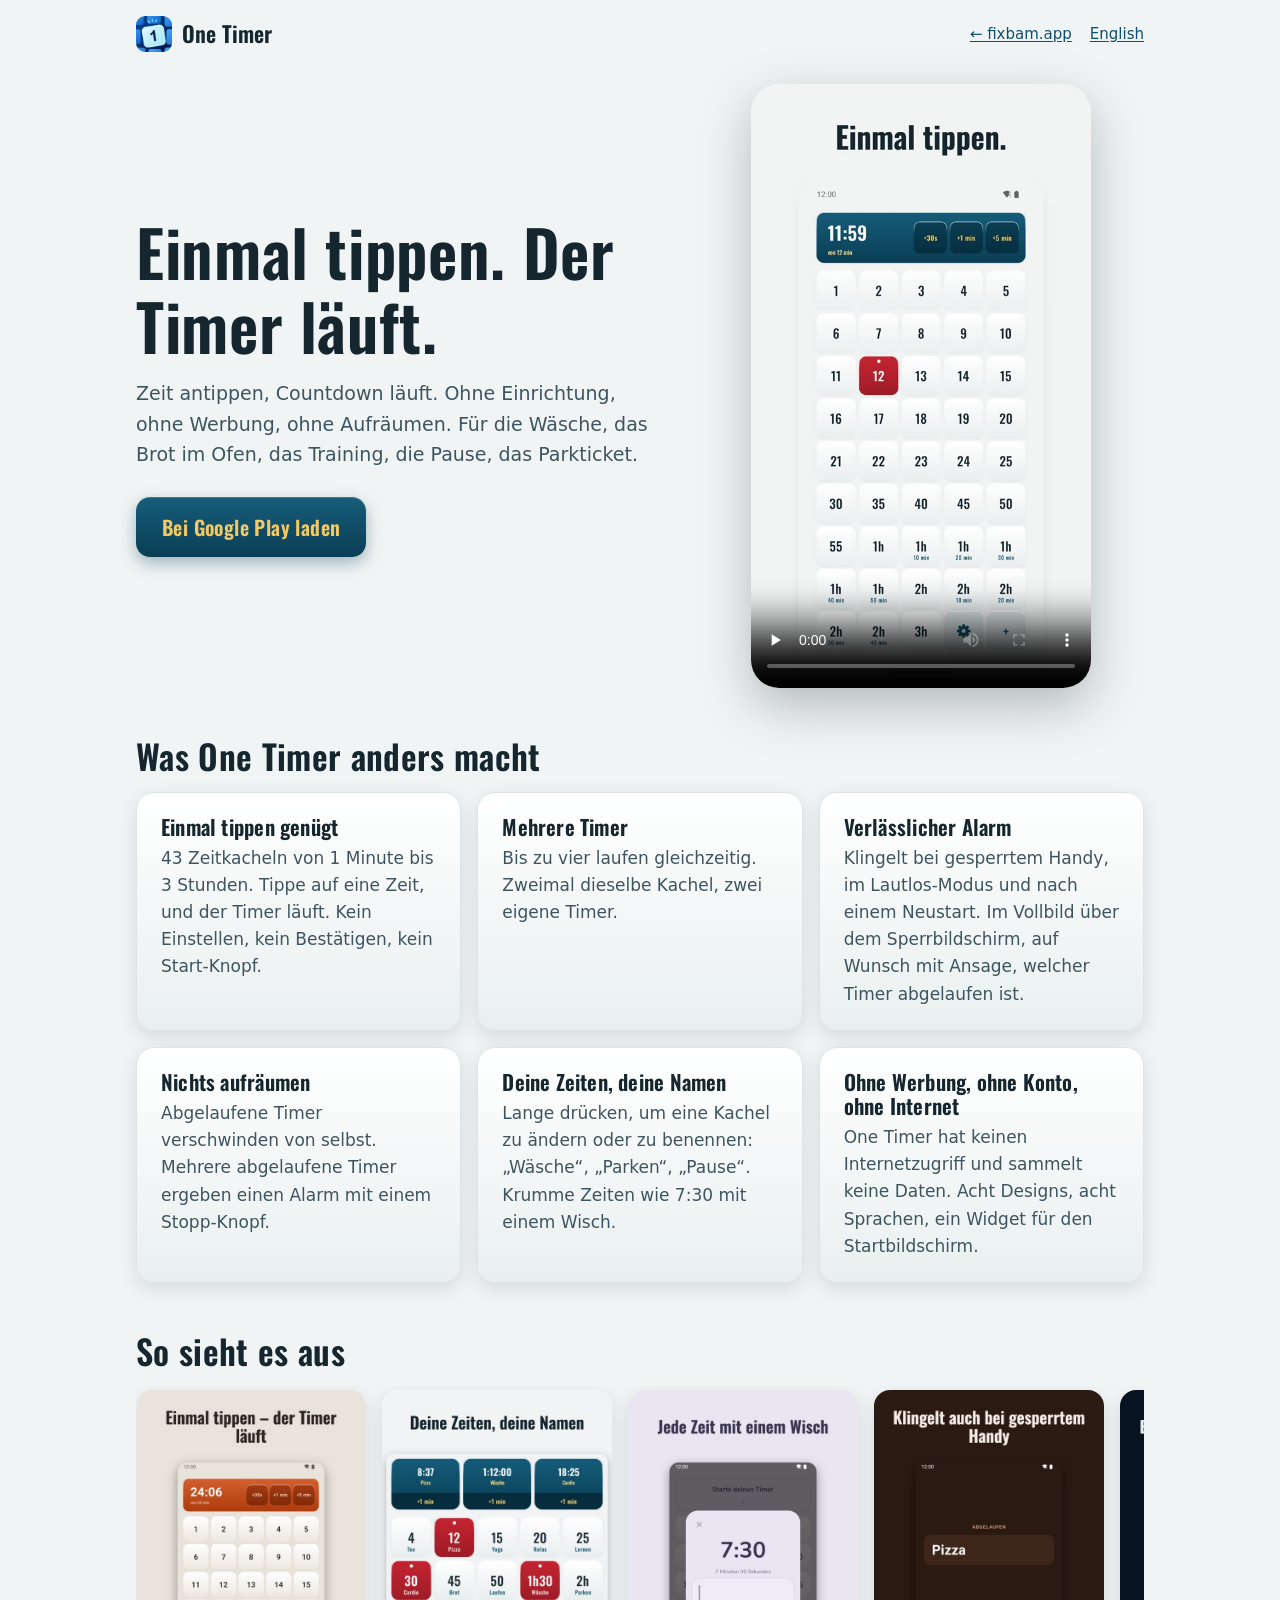
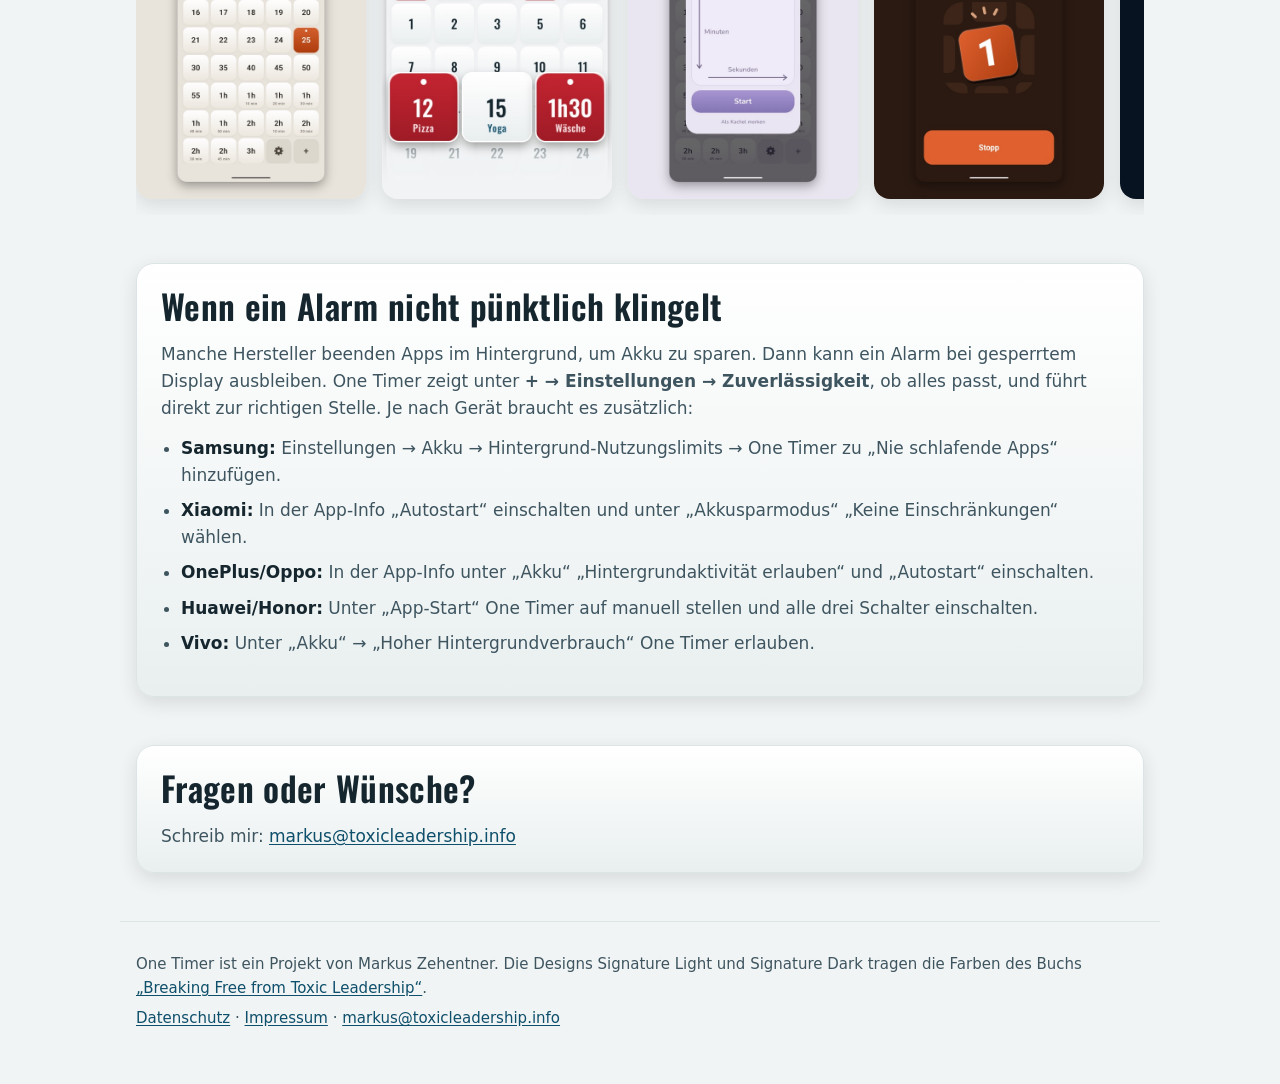
<file: index.html>
<!doctype html>
<html lang="de">
<head>
<meta charset="utf-8">
<meta name="viewport" content="width=device-width, initial-scale=1">
<title>One Timer – Einmal tippen, der Timer läuft</title>
<meta name="description" content="Timer-App für Android: Zeit antippen, der Countdown läuft. Bis zu vier Timer, verlässlicher Alarm, ohne Werbung, ohne Konto.">
<meta name="theme-color" content="#F1F4F4" media="(prefers-color-scheme: light)">
<meta name="theme-color" content="#15262E" media="(prefers-color-scheme: dark)">
<meta property="og:title" content="One Timer – Einmal tippen, der Timer läuft">
<meta property="og:description" content="Timer-App für Android: Zeit antippen, der Countdown läuft. Bis zu vier Timer, verlässlicher Alarm, ohne Werbung, ohne Konto.">
<meta property="og:image" content="https://fixbam.app/one-timer-app/assets/icon-512.png">
<link rel="icon" type="image/png" href="assets/favicon.png">
<link rel="apple-touch-icon" href="assets/icon-192.png">
<link rel="stylesheet" href="assets/style.css?v=2">
<link rel="alternate" hreflang="de" href="https://fixbam.app/one-timer-app/">
<link rel="alternate" hreflang="en" href="https://fixbam.app/one-timer-app/en/">
</head>
<body>
<a class="skip" href="#inhalt">Zum Inhalt</a>
<header class="top">
  <a class="brand" href="./"><img src="assets/icon-192.png" alt="" width="36" height="36"><span>One Timer</span></a>
  <nav class="links">
    <a class="back" href="https://fixbam.app/">← fixbam.app</a>
    <a class="lang" href="en/" hreflang="en">English</a>
  </nav>
</header>
<main id="inhalt">
<section class="hero">
  <div class="hero-text">
    <h1>Einmal tippen. Der Timer läuft.</h1>
    <p class="lead">Zeit antippen, Countdown läuft. Ohne Einrichtung, ohne Werbung, ohne Aufräumen. Für die Wäsche, das Brot im Ofen, das Training, die Pause, das Parkticket.</p>
    <a class="play" href="https://play.google.com/store/apps/details?id=info.zehentner.oneclicktimer">Bei Google Play laden</a>
  </div>
  <div class="phone">
    <video src="assets/one-timer-de.mp4" poster="assets/poster-de.jpg" controls playsinline preload="none" aria-label="Video: One Timer in 30 Sekunden" width="540" height="960"></video>
  </div>
</section>

<section>
  <h2>Was One Timer anders macht</h2>
  <div class="grid">
    <div class="card"><h3>Einmal tippen genügt</h3><p>43 Zeitkacheln von 1 Minute bis 3 Stunden. Tippe auf eine Zeit, und der Timer läuft. Kein Einstellen, kein Bestätigen, kein Start-Knopf.</p></div>
    <div class="card"><h3>Mehrere Timer</h3><p>Bis zu vier laufen gleichzeitig. Zweimal dieselbe Kachel, zwei eigene Timer.</p></div>
    <div class="card"><h3>Verlässlicher Alarm</h3><p>Klingelt bei gesperrtem Handy, im Lautlos-Modus und nach einem Neustart. Im Vollbild über dem Sperrbildschirm, auf Wunsch mit Ansage, welcher Timer abgelaufen ist.</p></div>
    <div class="card"><h3>Nichts aufräumen</h3><p>Abgelaufene Timer verschwinden von selbst. Mehrere abgelaufene Timer ergeben einen Alarm mit einem Stopp-Knopf.</p></div>
    <div class="card"><h3>Deine Zeiten, deine Namen</h3><p>Lange drücken, um eine Kachel zu ändern oder zu benennen: „Wäsche“, „Parken“, „Pause“. Krumme Zeiten wie 7:30 mit einem Wisch.</p></div>
    <div class="card"><h3>Ohne Werbung, ohne Konto, ohne Internet</h3><p>One Timer hat keinen Internetzugriff und sammelt keine Daten. Acht Designs, acht Sprachen, ein Widget für den Startbildschirm.</p></div>
  </div>
</section>

<section>
  <h2>So sieht es aus</h2>
  <div class="shots" tabindex="0">
    <img src="assets/shots/de-1.jpg" alt="Raster mit 43 Zeitkacheln, oben ein laufender Timer" width="540" height="960" loading="lazy">
    <img src="assets/shots/de-2.jpg" alt="Kacheln mit eigenen Namen wie Pizza, Yoga, Wäsche" width="540" height="960" loading="lazy">
    <img src="assets/shots/de-3.jpg" alt="Eigene Zeit 7:30 per Wischbewegung" width="540" height="960" loading="lazy">
    <img src="assets/shots/de-4.jpg" alt="Alarm im Vollbild über dem Sperrbildschirm" width="540" height="960" loading="lazy">
    <img src="assets/shots/de-5.jpg" alt="Vier Timer gleichzeitig" width="540" height="960" loading="lazy">
    <img src="assets/shots/de-6.jpg" alt="Auswahl der acht Designs" width="540" height="960" loading="lazy">
    <img src="assets/shots/de-7.jpg" alt="Einstellungen zur Zuverlässigkeit, alles grün" width="540" height="960" loading="lazy">
  </div>
</section>

<section id="zuverlaessigkeit" class="card wide">
  <h2>Wenn ein Alarm nicht pünktlich klingelt</h2>
  <p>Manche Hersteller beenden Apps im Hintergrund, um Akku zu sparen. Dann kann ein Alarm bei gesperrtem Display ausbleiben. One Timer zeigt unter <b>+ → Einstellungen → Zuverlässigkeit</b>, ob alles passt, und führt direkt zur richtigen Stelle. Je nach Gerät braucht es zusätzlich:</p>
  <ul>
    <li><b>Samsung:</b> Einstellungen → Akku → Hintergrund-Nutzungslimits → One Timer zu „Nie schlafende Apps“ hinzufügen.</li>
    <li><b>Xiaomi:</b> In der App-Info „Autostart“ einschalten und unter „Akkusparmodus“ „Keine Einschränkungen“ wählen.</li>
    <li><b>OnePlus/Oppo:</b> In der App-Info unter „Akku“ „Hintergrundaktivität erlauben“ und „Autostart“ einschalten.</li>
    <li><b>Huawei/Honor:</b> Unter „App-Start“ One Timer auf manuell stellen und alle drei Schalter einschalten.</li>
    <li><b>Vivo:</b> Unter „Akku“ → „Hoher Hintergrundverbrauch“ One Timer erlauben.</li>
  </ul>
</section>

<section class="card wide">
  <h2>Fragen oder Wünsche?</h2>
  <p>Schreib mir: <a href="mailto:markus@toxicleadership.info">markus@toxicleadership.info</a></p>
</section>
</main>
<footer class="foot">
  <p>One Timer ist ein Projekt von Markus Zehentner. Die Designs Signature Light und Signature Dark tragen die Farben des Buchs <a href="https://www.toxicleadership.info">„Breaking Free from Toxic Leadership“</a>.</p>
  <p><a href="datenschutz.html">Datenschutz</a> · <a href="impressum.html">Impressum</a> · <a href="mailto:markus@toxicleadership.info">markus@toxicleadership.info</a></p>
</footer>
</body>
</html>
</file>
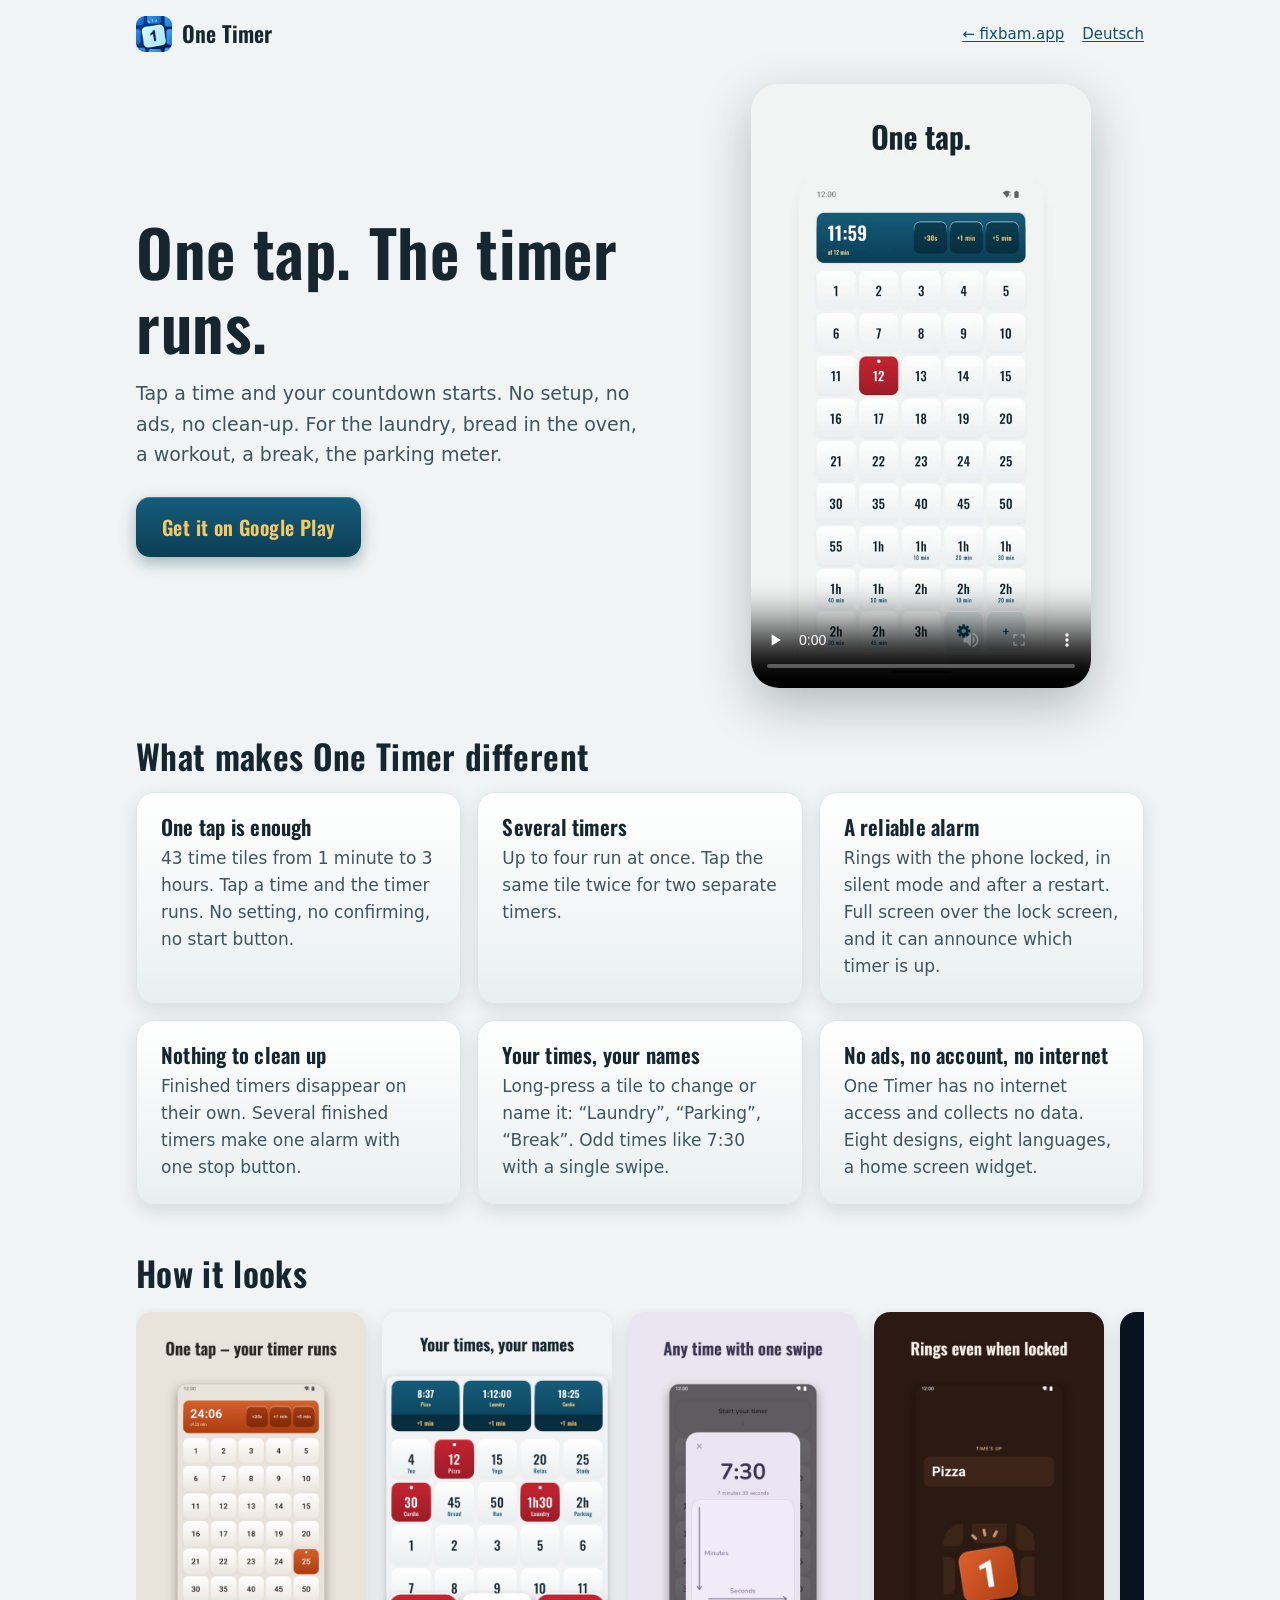
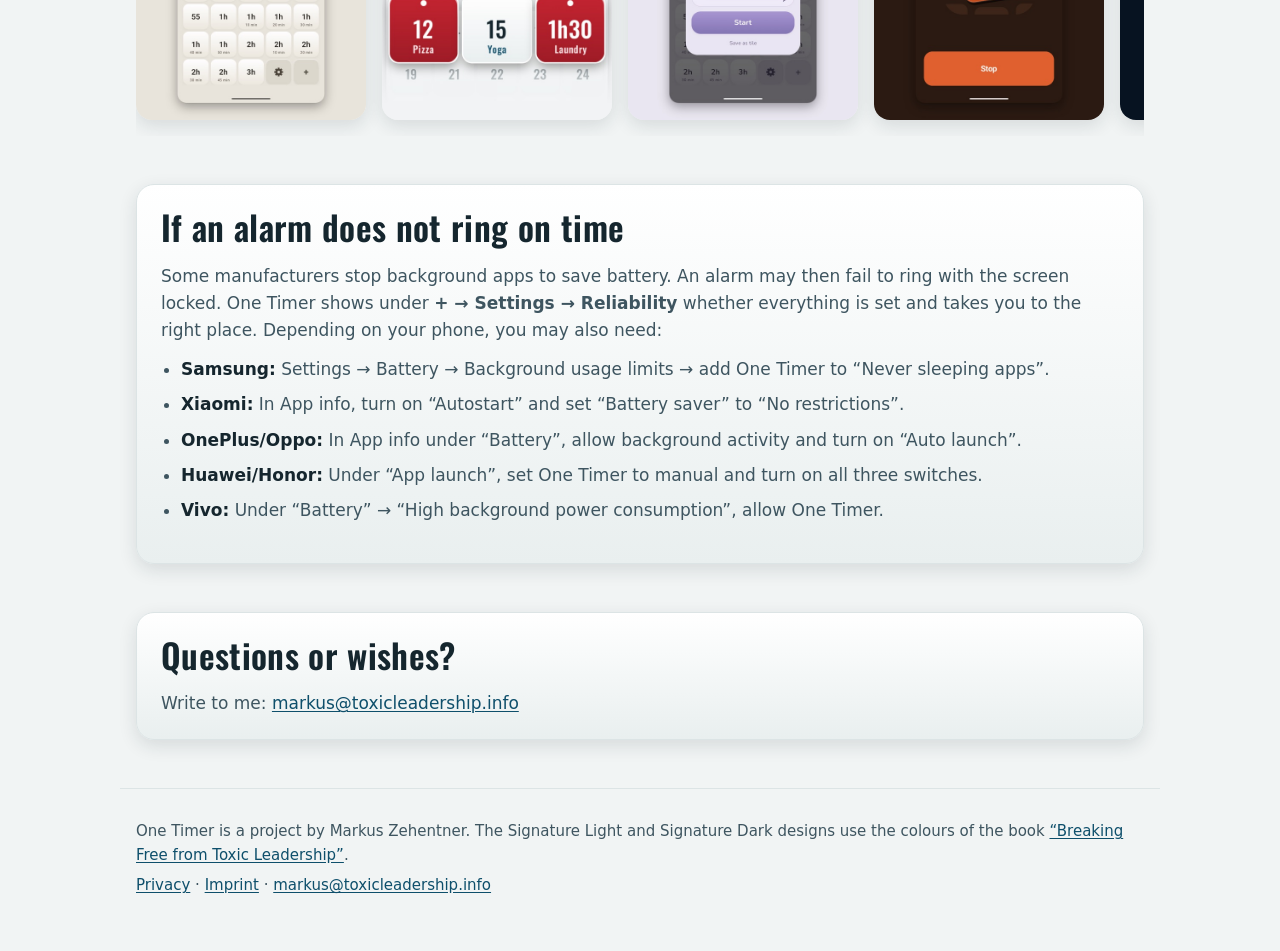
<file: en/index.html>
<!doctype html>
<html lang="en">
<head>
<meta charset="utf-8">
<meta name="viewport" content="width=device-width, initial-scale=1">
<title>One Timer – One tap, the timer runs</title>
<meta name="description" content="Timer app for Android: tap a time and your countdown starts. Up to four timers, a reliable alarm, no ads, no account.">
<meta name="theme-color" content="#F1F4F4" media="(prefers-color-scheme: light)">
<meta name="theme-color" content="#15262E" media="(prefers-color-scheme: dark)">
<meta property="og:title" content="One Timer – One tap, the timer runs">
<meta property="og:description" content="Timer app for Android: tap a time and your countdown starts. Up to four timers, a reliable alarm, no ads, no account.">
<meta property="og:image" content="https://fixbam.app/one-timer-app/assets/icon-512.png">
<link rel="icon" type="image/png" href="../assets/favicon.png">
<link rel="apple-touch-icon" href="../assets/icon-192.png">
<link rel="stylesheet" href="../assets/style.css?v=2">
<link rel="alternate" hreflang="de" href="https://fixbam.app/one-timer-app/">
<link rel="alternate" hreflang="en" href="https://fixbam.app/one-timer-app/en/">
</head>
<body>
<a class="skip" href="#inhalt">Skip to content</a>
<header class="top">
  <a class="brand" href="../"><img src="../assets/icon-192.png" alt="" width="36" height="36"><span>One Timer</span></a>
  <nav class="links">
    <a class="back" href="https://fixbam.app/">← fixbam.app</a>
    <a class="lang" href="../" hreflang="de">Deutsch</a>
  </nav>
</header>
<main id="inhalt">
<section class="hero">
  <div class="hero-text">
    <h1>One tap. The timer runs.</h1>
    <p class="lead">Tap a time and your countdown starts. No setup, no ads, no clean-up. For the laundry, bread in the oven, a workout, a break, the parking meter.</p>
    <a class="play" href="https://play.google.com/store/apps/details?id=info.zehentner.oneclicktimer">Get it on Google Play</a>
  </div>
  <div class="phone">
    <video src="../assets/one-timer-en.mp4" poster="../assets/poster-en.jpg" controls playsinline preload="none" aria-label="Video: One Timer in 30 seconds" width="540" height="960"></video>
  </div>
</section>

<section>
  <h2>What makes One Timer different</h2>
  <div class="grid">
    <div class="card"><h3>One tap is enough</h3><p>43 time tiles from 1 minute to 3 hours. Tap a time and the timer runs. No setting, no confirming, no start button.</p></div>
    <div class="card"><h3>Several timers</h3><p>Up to four run at once. Tap the same tile twice for two separate timers.</p></div>
    <div class="card"><h3>A reliable alarm</h3><p>Rings with the phone locked, in silent mode and after a restart. Full screen over the lock screen, and it can announce which timer is up.</p></div>
    <div class="card"><h3>Nothing to clean up</h3><p>Finished timers disappear on their own. Several finished timers make one alarm with one stop button.</p></div>
    <div class="card"><h3>Your times, your names</h3><p>Long-press a tile to change or name it: “Laundry”, “Parking”, “Break”. Odd times like 7:30 with a single swipe.</p></div>
    <div class="card"><h3>No ads, no account, no internet</h3><p>One Timer has no internet access and collects no data. Eight designs, eight languages, a home screen widget.</p></div>
  </div>
</section>

<section>
  <h2>How it looks</h2>
  <div class="shots" tabindex="0">
    <img src="../assets/shots/en-1.jpg" alt="Grid of 43 time tiles with a running timer on top" width="540" height="960" loading="lazy">
    <img src="../assets/shots/en-2.jpg" alt="Tiles with custom names like Pizza, Yoga, Laundry" width="540" height="960" loading="lazy">
    <img src="../assets/shots/en-3.jpg" alt="Custom time 7:30 set with a swipe" width="540" height="960" loading="lazy">
    <img src="../assets/shots/en-4.jpg" alt="Full-screen alarm over the lock screen" width="540" height="960" loading="lazy">
    <img src="../assets/shots/en-5.jpg" alt="Four timers at once" width="540" height="960" loading="lazy">
    <img src="../assets/shots/en-6.jpg" alt="Choice of eight designs" width="540" height="960" loading="lazy">
    <img src="../assets/shots/en-7.jpg" alt="Reliability settings, all green" width="540" height="960" loading="lazy">
  </div>
</section>

<section id="zuverlaessigkeit" class="card wide">
  <h2>If an alarm does not ring on time</h2>
  <p>Some manufacturers stop background apps to save battery. An alarm may then fail to ring with the screen locked. One Timer shows under <b>+ → Settings → Reliability</b> whether everything is set and takes you to the right place. Depending on your phone, you may also need:</p>
  <ul>
    <li><b>Samsung:</b> Settings → Battery → Background usage limits → add One Timer to “Never sleeping apps”.</li>
    <li><b>Xiaomi:</b> In App info, turn on “Autostart” and set “Battery saver” to “No restrictions”.</li>
    <li><b>OnePlus/Oppo:</b> In App info under “Battery”, allow background activity and turn on “Auto launch”.</li>
    <li><b>Huawei/Honor:</b> Under “App launch”, set One Timer to manual and turn on all three switches.</li>
    <li><b>Vivo:</b> Under “Battery” → “High background power consumption”, allow One Timer.</li>
  </ul>
</section>

<section class="card wide">
  <h2>Questions or wishes?</h2>
  <p>Write to me: <a href="mailto:markus@toxicleadership.info">markus@toxicleadership.info</a></p>
</section>
</main>
<footer class="foot">
  <p>One Timer is a project by Markus Zehentner. The Signature Light and Signature Dark designs use the colours of the book <a href="https://www.toxicleadership.info">“Breaking Free from Toxic Leadership”</a>.</p>
  <p><a href="privacy.html">Privacy</a> · <a href="imprint.html">Imprint</a> · <a href="mailto:markus@toxicleadership.info">markus@toxicleadership.info</a></p>
</footer>
</body>
</html>
</file>
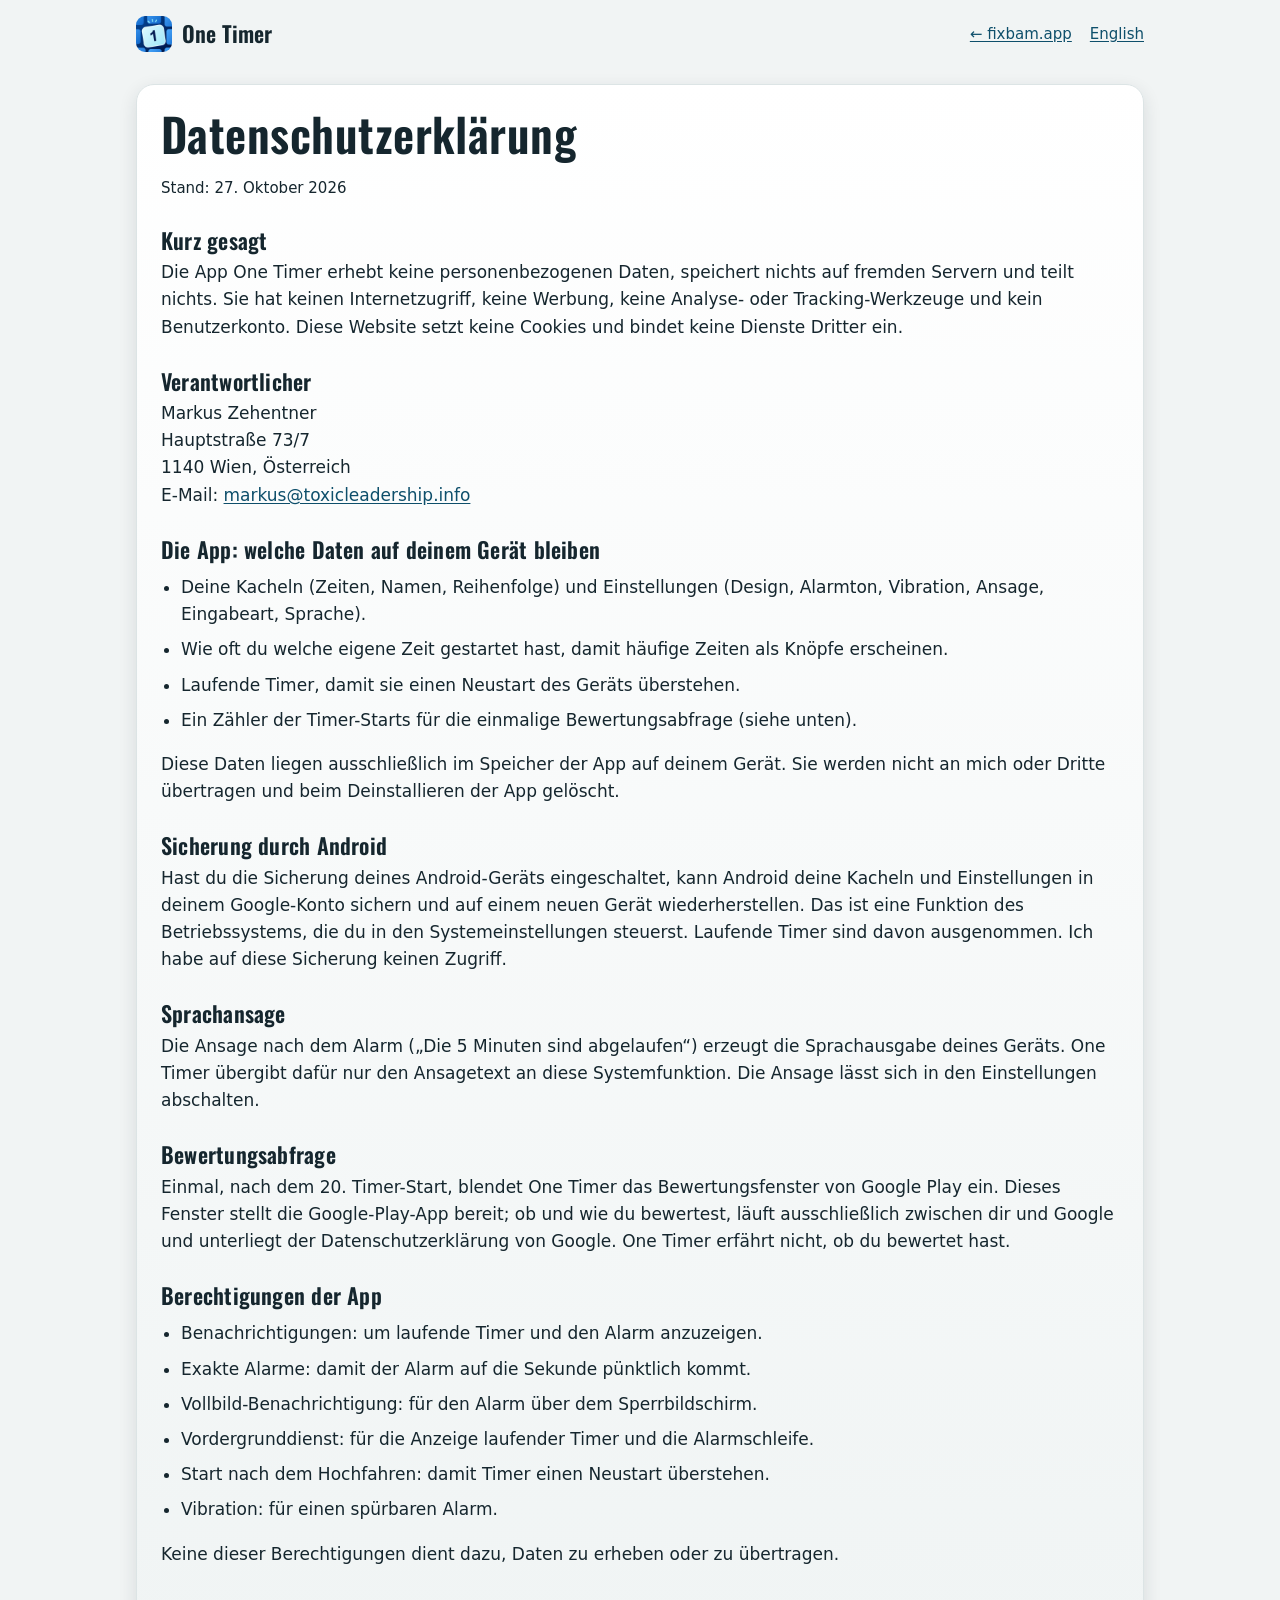
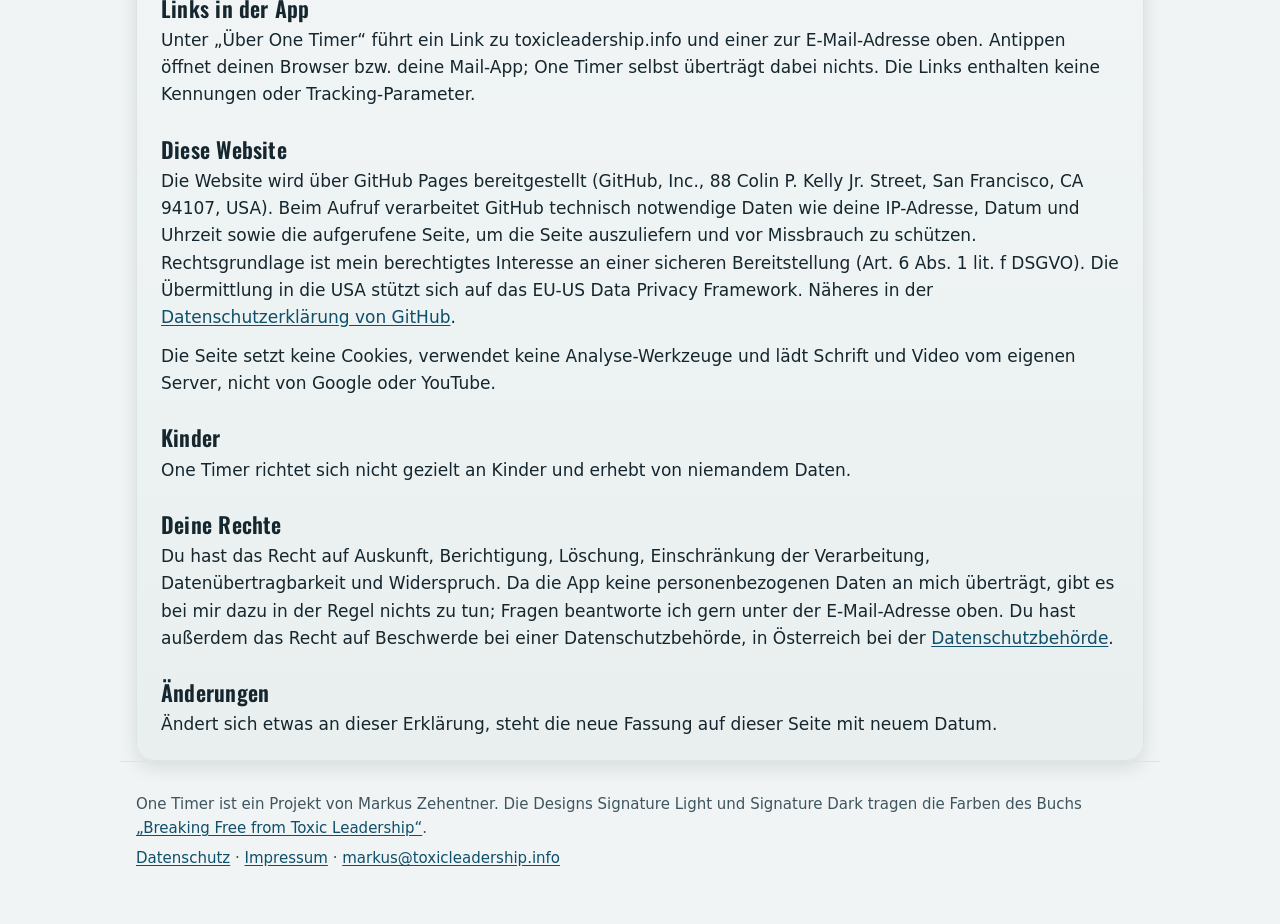
<file: datenschutz.html>
<!doctype html>
<html lang="de">
<head>
<meta charset="utf-8">
<meta name="viewport" content="width=device-width, initial-scale=1">
<title>Datenschutzerklärung – One Timer</title>
<meta name="description" content="Timer-App für Android: Zeit antippen, der Countdown läuft. Bis zu vier Timer, verlässlicher Alarm, ohne Werbung, ohne Konto.">
<meta name="theme-color" content="#F1F4F4" media="(prefers-color-scheme: light)">
<meta name="theme-color" content="#15262E" media="(prefers-color-scheme: dark)">
<meta property="og:title" content="Datenschutzerklärung – One Timer">
<meta property="og:description" content="Timer-App für Android: Zeit antippen, der Countdown läuft. Bis zu vier Timer, verlässlicher Alarm, ohne Werbung, ohne Konto.">
<meta property="og:image" content="https://fixbam.app/one-timer-app/assets/icon-512.png">
<link rel="icon" type="image/png" href="assets/favicon.png">
<link rel="apple-touch-icon" href="assets/icon-192.png">
<link rel="stylesheet" href="assets/style.css?v=2">
<link rel="alternate" hreflang="de" href="https://fixbam.app/one-timer-app/datenschutz.html">
<link rel="alternate" hreflang="en" href="https://fixbam.app/one-timer-app/en/privacy.html">
</head>
<body>
<a class="skip" href="#inhalt">Zum Inhalt</a>
<header class="top">
  <a class="brand" href="./"><img src="assets/icon-192.png" alt="" width="36" height="36"><span>One Timer</span></a>
  <nav class="links">
    <a class="back" href="https://fixbam.app/">← fixbam.app</a>
    <a class="lang" href="en/" hreflang="en">English</a>
  </nav>
</header>
<main id="inhalt">
<article class="card wide legal">
  <h1>Datenschutzerklärung</h1>
  <p class="note">Stand: 27. Oktober 2026</p>
  <h2>Kurz gesagt</h2>
  <p>Die App One Timer erhebt keine personenbezogenen Daten, speichert nichts auf fremden Servern und teilt nichts. Sie hat keinen Internetzugriff, keine Werbung, keine Analyse- oder Tracking-Werkzeuge und kein Benutzerkonto. Diese Website setzt keine Cookies und bindet keine Dienste Dritter ein.</p>
  <h2>Verantwortlicher</h2>
  <p>Markus Zehentner<br>Hauptstraße 73/7<br>1140 Wien, Österreich<br>E-Mail: <a href="mailto:markus@toxicleadership.info">markus@toxicleadership.info</a></p>
  <h2>Die App: welche Daten auf deinem Gerät bleiben</h2>
  <ul><li>Deine Kacheln (Zeiten, Namen, Reihenfolge) und Einstellungen (Design, Alarmton, Vibration, Ansage, Eingabeart, Sprache).</li><li>Wie oft du welche eigene Zeit gestartet hast, damit häufige Zeiten als Knöpfe erscheinen.</li><li>Laufende Timer, damit sie einen Neustart des Geräts überstehen.</li><li>Ein Zähler der Timer-Starts für die einmalige Bewertungsabfrage (siehe unten).</li></ul><p>Diese Daten liegen ausschließlich im Speicher der App auf deinem Gerät. Sie werden nicht an mich oder Dritte übertragen und beim Deinstallieren der App gelöscht.</p>
  <h2>Sicherung durch Android</h2>
  <p>Hast du die Sicherung deines Android-Geräts eingeschaltet, kann Android deine Kacheln und Einstellungen in deinem Google-Konto sichern und auf einem neuen Gerät wiederherstellen. Das ist eine Funktion des Betriebssystems, die du in den Systemeinstellungen steuerst. Laufende Timer sind davon ausgenommen. Ich habe auf diese Sicherung keinen Zugriff.</p>
  <h2>Sprachansage</h2>
  <p>Die Ansage nach dem Alarm („Die 5 Minuten sind abgelaufen“) erzeugt die Sprachausgabe deines Geräts. One Timer übergibt dafür nur den Ansagetext an diese Systemfunktion. Die Ansage lässt sich in den Einstellungen abschalten.</p>
  <h2>Bewertungsabfrage</h2>
  <p>Einmal, nach dem 20. Timer-Start, blendet One Timer das Bewertungsfenster von Google Play ein. Dieses Fenster stellt die Google-Play-App bereit; ob und wie du bewertest, läuft ausschließlich zwischen dir und Google und unterliegt der Datenschutzerklärung von Google. One Timer erfährt nicht, ob du bewertet hast.</p>
  <h2>Berechtigungen der App</h2>
  <ul><li>Benachrichtigungen: um laufende Timer und den Alarm anzuzeigen.</li><li>Exakte Alarme: damit der Alarm auf die Sekunde pünktlich kommt.</li><li>Vollbild-Benachrichtigung: für den Alarm über dem Sperrbildschirm.</li><li>Vordergrunddienst: für die Anzeige laufender Timer und die Alarmschleife.</li><li>Start nach dem Hochfahren: damit Timer einen Neustart überstehen.</li><li>Vibration: für einen spürbaren Alarm.</li></ul><p>Keine dieser Berechtigungen dient dazu, Daten zu erheben oder zu übertragen.</p>
  <h2>Links in der App</h2>
  <p>Unter „Über One Timer“ führt ein Link zu toxicleadership.info und einer zur E-Mail-Adresse oben. Antippen öffnet deinen Browser bzw. deine Mail-App; One Timer selbst überträgt dabei nichts. Die Links enthalten keine Kennungen oder Tracking-Parameter.</p>
  <h2>Diese Website</h2>
  <p>Die Website wird über GitHub Pages bereitgestellt (GitHub, Inc., 88 Colin P. Kelly Jr. Street, San Francisco, CA 94107, USA). Beim Aufruf verarbeitet GitHub technisch notwendige Daten wie deine IP-Adresse, Datum und Uhrzeit sowie die aufgerufene Seite, um die Seite auszuliefern und vor Missbrauch zu schützen. Rechtsgrundlage ist mein berechtigtes Interesse an einer sicheren Bereitstellung (Art. 6 Abs. 1 lit. f DSGVO). Die Übermittlung in die USA stützt sich auf das EU-US Data Privacy Framework. Näheres in der <a href="https://docs.github.com/de/site-policy/privacy-policies/github-general-privacy-statement">Datenschutzerklärung von GitHub</a>.</p><p>Die Seite setzt keine Cookies, verwendet keine Analyse-Werkzeuge und lädt Schrift und Video vom eigenen Server, nicht von Google oder YouTube.</p>
  <h2>Kinder</h2>
  <p>One Timer richtet sich nicht gezielt an Kinder und erhebt von niemandem Daten.</p>
  <h2>Deine Rechte</h2>
  <p>Du hast das Recht auf Auskunft, Berichtigung, Löschung, Einschränkung der Verarbeitung, Datenübertragbarkeit und Widerspruch. Da die App keine personenbezogenen Daten an mich überträgt, gibt es bei mir dazu in der Regel nichts zu tun; Fragen beantworte ich gern unter der E-Mail-Adresse oben. Du hast außerdem das Recht auf Beschwerde bei einer Datenschutzbehörde, in Österreich bei der <a href="https://www.dsb.gv.at">Datenschutzbehörde</a>.</p>
  <h2>Änderungen</h2>
  <p>Ändert sich etwas an dieser Erklärung, steht die neue Fassung auf dieser Seite mit neuem Datum.</p>
</article>
</main>
<footer class="foot">
  <p>One Timer ist ein Projekt von Markus Zehentner. Die Designs Signature Light und Signature Dark tragen die Farben des Buchs <a href="https://www.toxicleadership.info">„Breaking Free from Toxic Leadership“</a>.</p>
  <p><a href="datenschutz.html">Datenschutz</a> · <a href="impressum.html">Impressum</a> · <a href="mailto:markus@toxicleadership.info">markus@toxicleadership.info</a></p>
</footer>
</body>
</html>
</file>
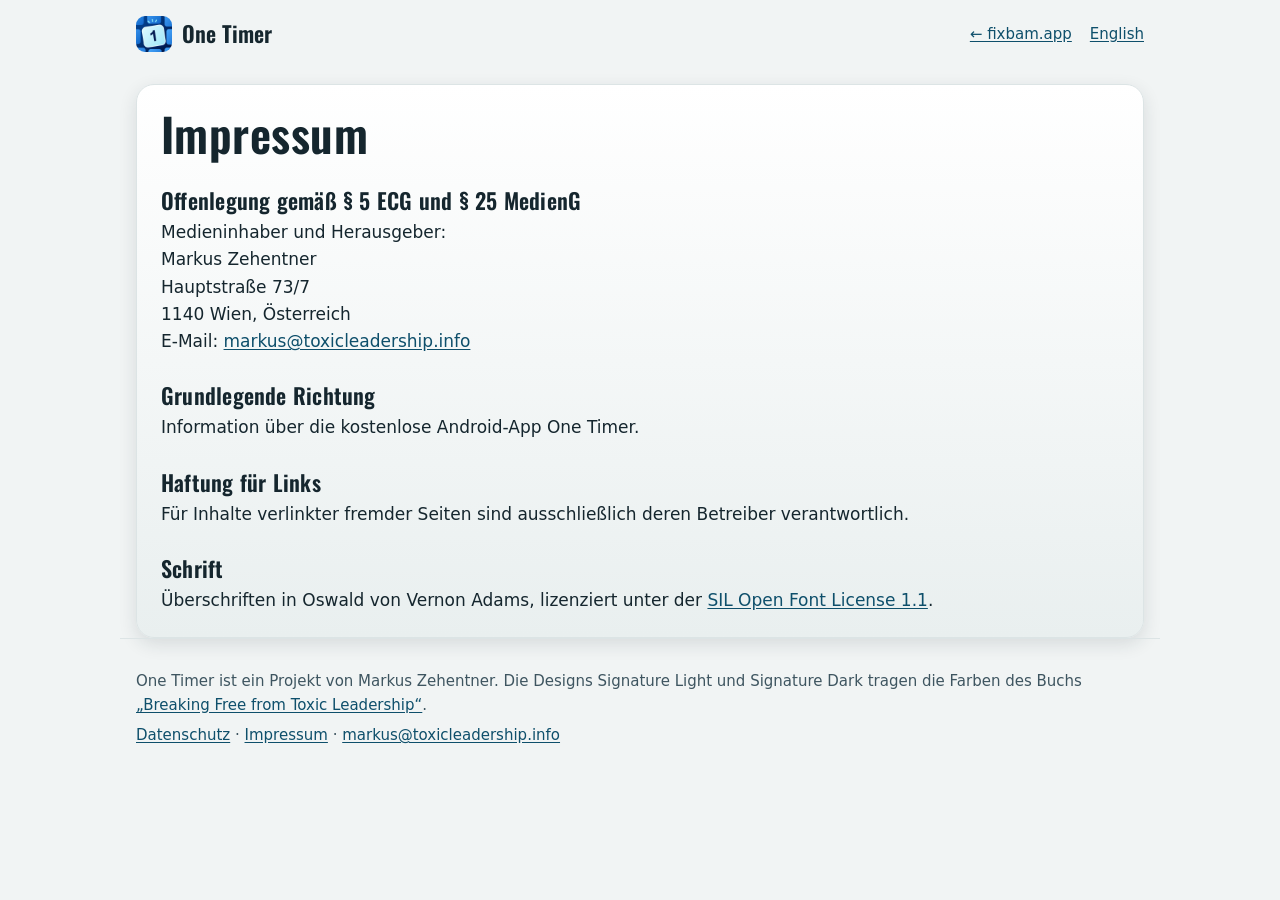
<file: impressum.html>
<!doctype html>
<html lang="de">
<head>
<meta charset="utf-8">
<meta name="viewport" content="width=device-width, initial-scale=1">
<title>Impressum – One Timer</title>
<meta name="description" content="Timer-App für Android: Zeit antippen, der Countdown läuft. Bis zu vier Timer, verlässlicher Alarm, ohne Werbung, ohne Konto.">
<meta name="theme-color" content="#F1F4F4" media="(prefers-color-scheme: light)">
<meta name="theme-color" content="#15262E" media="(prefers-color-scheme: dark)">
<meta property="og:title" content="Impressum – One Timer">
<meta property="og:description" content="Timer-App für Android: Zeit antippen, der Countdown läuft. Bis zu vier Timer, verlässlicher Alarm, ohne Werbung, ohne Konto.">
<meta property="og:image" content="https://fixbam.app/one-timer-app/assets/icon-512.png">
<link rel="icon" type="image/png" href="assets/favicon.png">
<link rel="apple-touch-icon" href="assets/icon-192.png">
<link rel="stylesheet" href="assets/style.css?v=2">
<link rel="alternate" hreflang="de" href="https://fixbam.app/one-timer-app/impressum.html">
<link rel="alternate" hreflang="en" href="https://fixbam.app/one-timer-app/en/imprint.html">
</head>
<body>
<a class="skip" href="#inhalt">Zum Inhalt</a>
<header class="top">
  <a class="brand" href="./"><img src="assets/icon-192.png" alt="" width="36" height="36"><span>One Timer</span></a>
  <nav class="links">
    <a class="back" href="https://fixbam.app/">← fixbam.app</a>
    <a class="lang" href="en/" hreflang="en">English</a>
  </nav>
</header>
<main id="inhalt">
<article class="card wide legal">
  <h1>Impressum</h1>
  <h2>Offenlegung gemäß § 5 ECG und § 25 MedienG</h2>
  <p>Medieninhaber und Herausgeber:<br>Markus Zehentner<br>Hauptstraße 73/7<br>1140 Wien, Österreich<br>E-Mail: <a href="mailto:markus@toxicleadership.info">markus@toxicleadership.info</a></p>
  <h2>Grundlegende Richtung</h2>
  <p>Information über die kostenlose Android-App One Timer.</p>
  <h2>Haftung für Links</h2>
  <p>Für Inhalte verlinkter fremder Seiten sind ausschließlich deren Betreiber verantwortlich.</p>
  <h2>Schrift</h2>
  <p>Überschriften in Oswald von Vernon Adams, lizenziert unter der <a href="https://openfontlicense.org">SIL Open Font License 1.1</a>.</p>
</article>
</main>
<footer class="foot">
  <p>One Timer ist ein Projekt von Markus Zehentner. Die Designs Signature Light und Signature Dark tragen die Farben des Buchs <a href="https://www.toxicleadership.info">„Breaking Free from Toxic Leadership“</a>.</p>
  <p><a href="datenschutz.html">Datenschutz</a> · <a href="impressum.html">Impressum</a> · <a href="mailto:markus@toxicleadership.info">markus@toxicleadership.info</a></p>
</footer>
</body>
</html>
</file>
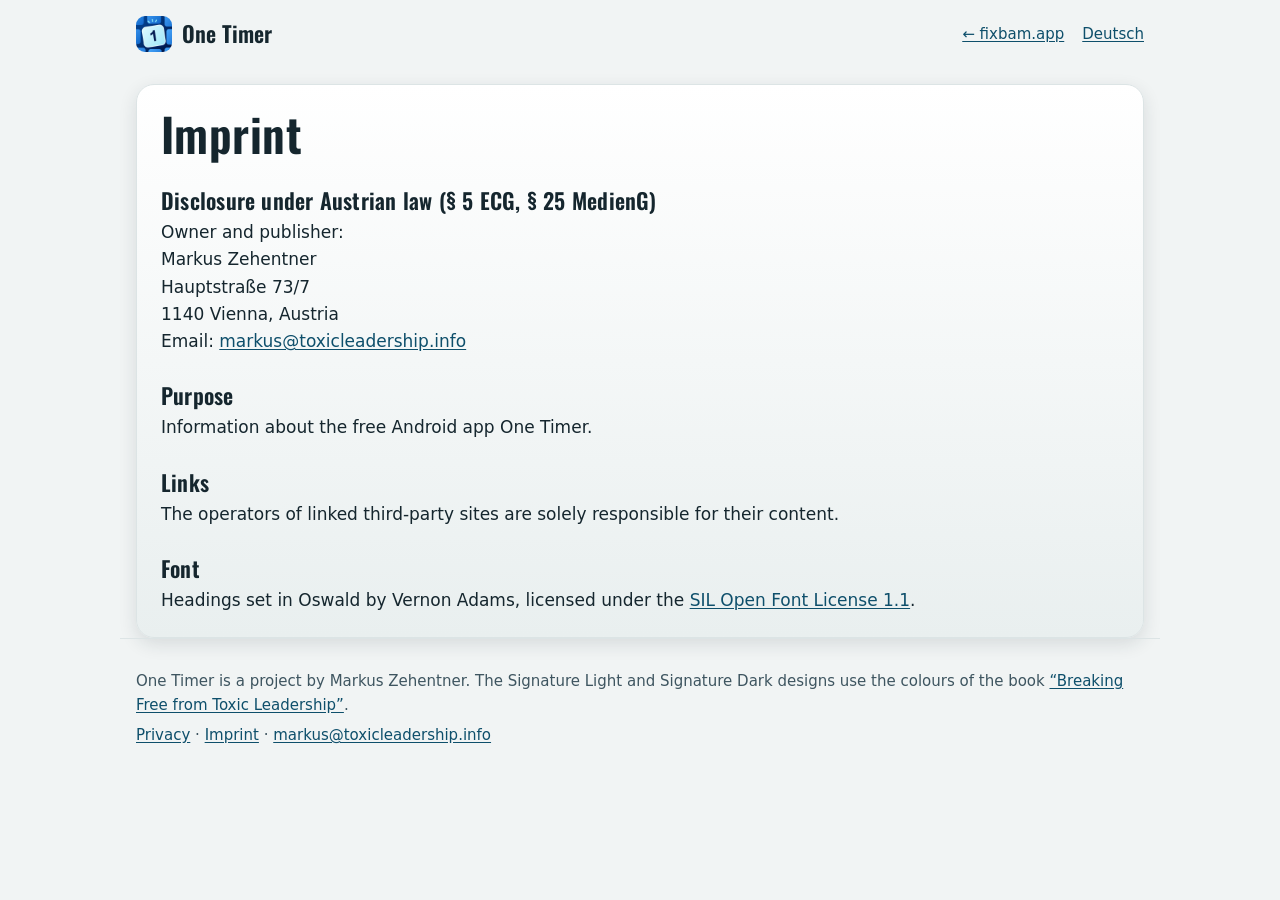
<file: en/imprint.html>
<!doctype html>
<html lang="en">
<head>
<meta charset="utf-8">
<meta name="viewport" content="width=device-width, initial-scale=1">
<title>Imprint – One Timer</title>
<meta name="description" content="Timer app for Android: tap a time and your countdown starts. Up to four timers, a reliable alarm, no ads, no account.">
<meta name="theme-color" content="#F1F4F4" media="(prefers-color-scheme: light)">
<meta name="theme-color" content="#15262E" media="(prefers-color-scheme: dark)">
<meta property="og:title" content="Imprint – One Timer">
<meta property="og:description" content="Timer app for Android: tap a time and your countdown starts. Up to four timers, a reliable alarm, no ads, no account.">
<meta property="og:image" content="https://fixbam.app/one-timer-app/assets/icon-512.png">
<link rel="icon" type="image/png" href="../assets/favicon.png">
<link rel="apple-touch-icon" href="../assets/icon-192.png">
<link rel="stylesheet" href="../assets/style.css?v=2">
<link rel="alternate" hreflang="de" href="https://fixbam.app/one-timer-app/impressum.html">
<link rel="alternate" hreflang="en" href="https://fixbam.app/one-timer-app/en/imprint.html">
</head>
<body>
<a class="skip" href="#inhalt">Skip to content</a>
<header class="top">
  <a class="brand" href="../"><img src="../assets/icon-192.png" alt="" width="36" height="36"><span>One Timer</span></a>
  <nav class="links">
    <a class="back" href="https://fixbam.app/">← fixbam.app</a>
    <a class="lang" href="../" hreflang="de">Deutsch</a>
  </nav>
</header>
<main id="inhalt">
<article class="card wide legal">
  <h1>Imprint</h1>
  <h2>Disclosure under Austrian law (§ 5 ECG, § 25 MedienG)</h2>
  <p>Owner and publisher:<br>Markus Zehentner<br>Hauptstraße 73/7<br>1140 Vienna, Austria<br>Email: <a href="mailto:markus@toxicleadership.info">markus@toxicleadership.info</a></p>
  <h2>Purpose</h2>
  <p>Information about the free Android app One Timer.</p>
  <h2>Links</h2>
  <p>The operators of linked third-party sites are solely responsible for their content.</p>
  <h2>Font</h2>
  <p>Headings set in Oswald by Vernon Adams, licensed under the <a href="https://openfontlicense.org">SIL Open Font License 1.1</a>.</p>
</article>
</main>
<footer class="foot">
  <p>One Timer is a project by Markus Zehentner. The Signature Light and Signature Dark designs use the colours of the book <a href="https://www.toxicleadership.info">“Breaking Free from Toxic Leadership”</a>.</p>
  <p><a href="privacy.html">Privacy</a> · <a href="imprint.html">Imprint</a> · <a href="mailto:markus@toxicleadership.info">markus@toxicleadership.info</a></p>
</footer>
</body>
</html>
</file>
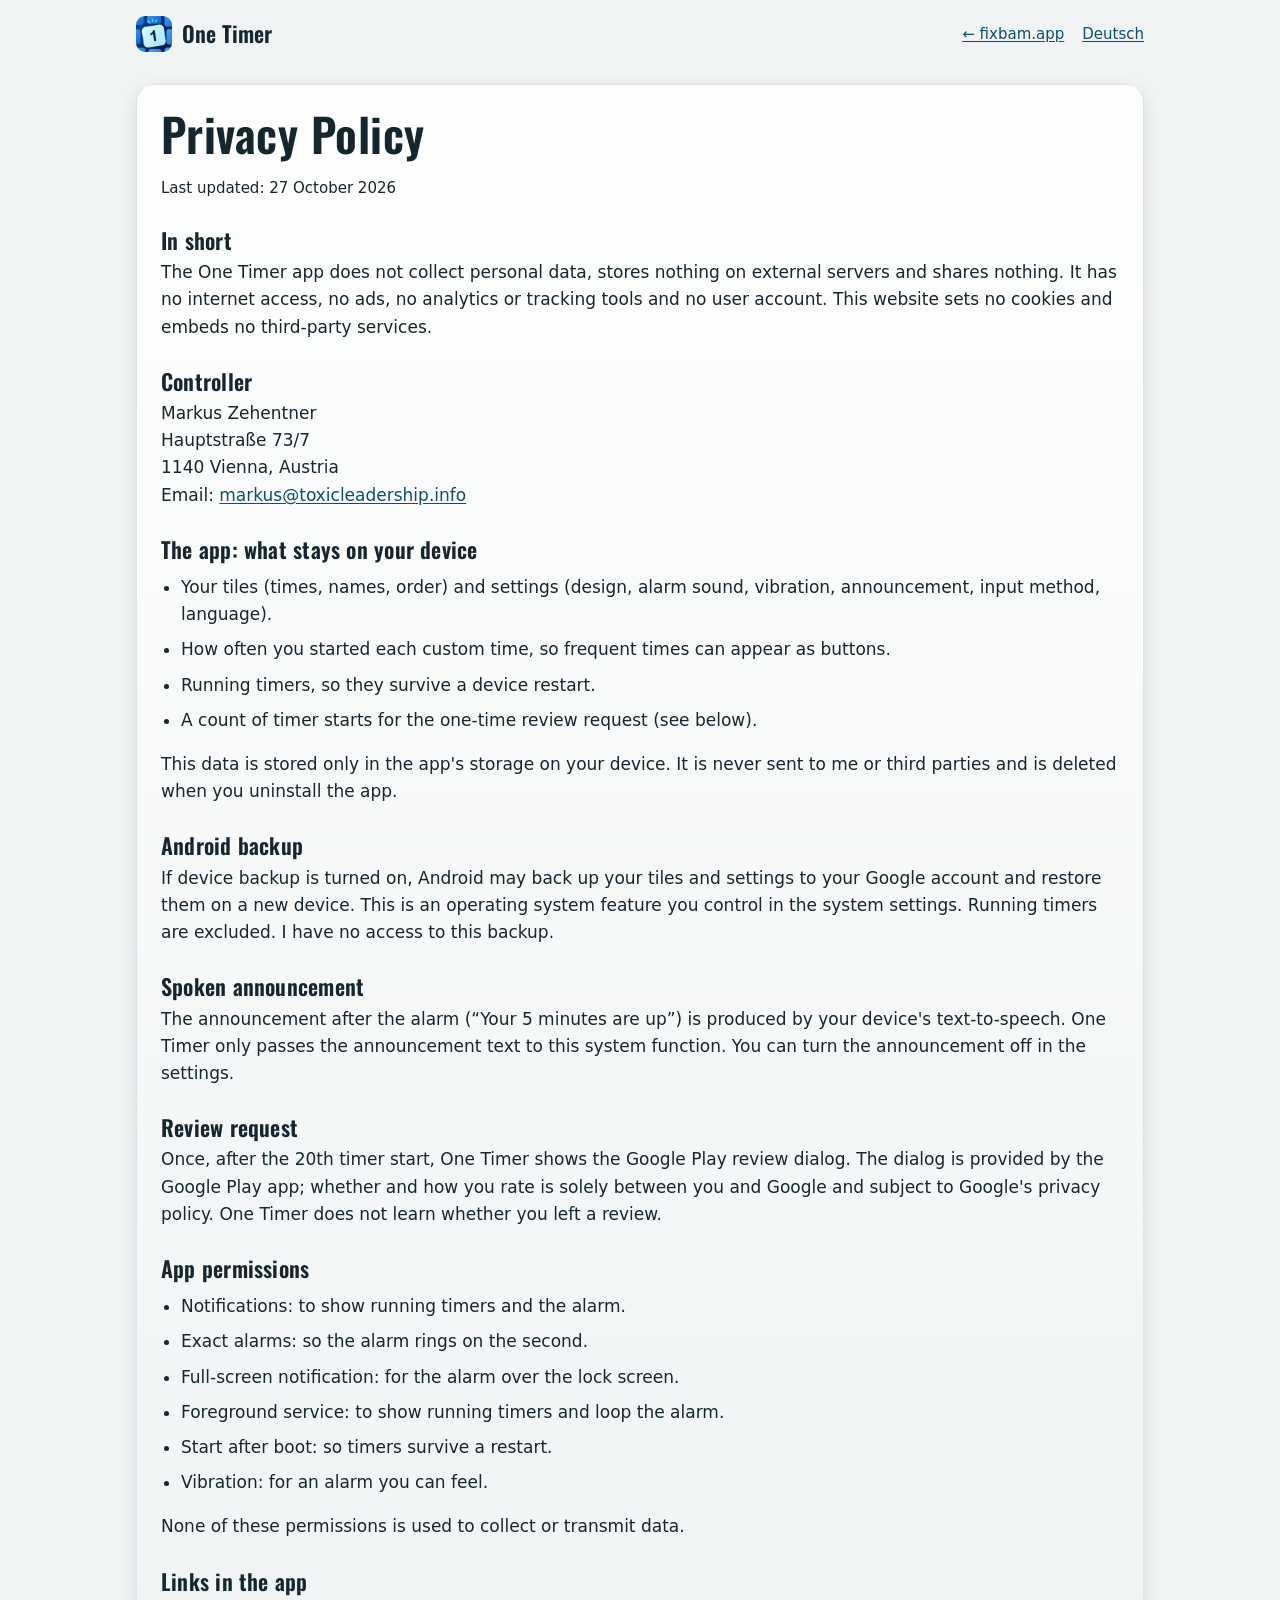
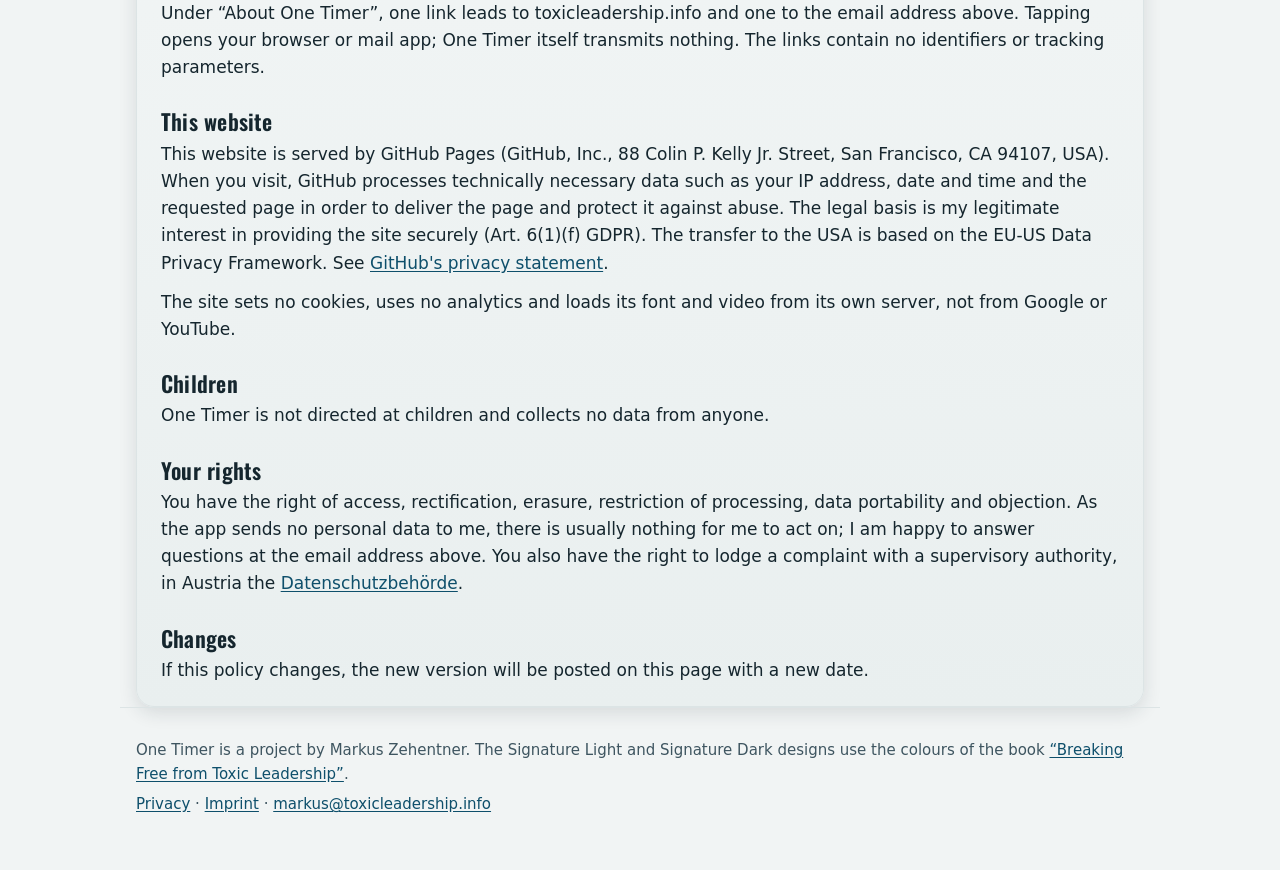
<file: en/privacy.html>
<!doctype html>
<html lang="en">
<head>
<meta charset="utf-8">
<meta name="viewport" content="width=device-width, initial-scale=1">
<title>Privacy Policy – One Timer</title>
<meta name="description" content="Timer app for Android: tap a time and your countdown starts. Up to four timers, a reliable alarm, no ads, no account.">
<meta name="theme-color" content="#F1F4F4" media="(prefers-color-scheme: light)">
<meta name="theme-color" content="#15262E" media="(prefers-color-scheme: dark)">
<meta property="og:title" content="Privacy Policy – One Timer">
<meta property="og:description" content="Timer app for Android: tap a time and your countdown starts. Up to four timers, a reliable alarm, no ads, no account.">
<meta property="og:image" content="https://fixbam.app/one-timer-app/assets/icon-512.png">
<link rel="icon" type="image/png" href="../assets/favicon.png">
<link rel="apple-touch-icon" href="../assets/icon-192.png">
<link rel="stylesheet" href="../assets/style.css?v=2">
<link rel="alternate" hreflang="de" href="https://fixbam.app/one-timer-app/datenschutz.html">
<link rel="alternate" hreflang="en" href="https://fixbam.app/one-timer-app/en/privacy.html">
</head>
<body>
<a class="skip" href="#inhalt">Skip to content</a>
<header class="top">
  <a class="brand" href="../"><img src="../assets/icon-192.png" alt="" width="36" height="36"><span>One Timer</span></a>
  <nav class="links">
    <a class="back" href="https://fixbam.app/">← fixbam.app</a>
    <a class="lang" href="../" hreflang="de">Deutsch</a>
  </nav>
</header>
<main id="inhalt">
<article class="card wide legal">
  <h1>Privacy Policy</h1>
  <p class="note">Last updated: 27 October 2026</p>
  <h2>In short</h2>
  <p>The One Timer app does not collect personal data, stores nothing on external servers and shares nothing. It has no internet access, no ads, no analytics or tracking tools and no user account. This website sets no cookies and embeds no third-party services.</p>
  <h2>Controller</h2>
  <p>Markus Zehentner<br>Hauptstraße 73/7<br>1140 Vienna, Austria<br>Email: <a href="mailto:markus@toxicleadership.info">markus@toxicleadership.info</a></p>
  <h2>The app: what stays on your device</h2>
  <ul><li>Your tiles (times, names, order) and settings (design, alarm sound, vibration, announcement, input method, language).</li><li>How often you started each custom time, so frequent times can appear as buttons.</li><li>Running timers, so they survive a device restart.</li><li>A count of timer starts for the one-time review request (see below).</li></ul><p>This data is stored only in the app's storage on your device. It is never sent to me or third parties and is deleted when you uninstall the app.</p>
  <h2>Android backup</h2>
  <p>If device backup is turned on, Android may back up your tiles and settings to your Google account and restore them on a new device. This is an operating system feature you control in the system settings. Running timers are excluded. I have no access to this backup.</p>
  <h2>Spoken announcement</h2>
  <p>The announcement after the alarm (“Your 5 minutes are up”) is produced by your device's text-to-speech. One Timer only passes the announcement text to this system function. You can turn the announcement off in the settings.</p>
  <h2>Review request</h2>
  <p>Once, after the 20th timer start, One Timer shows the Google Play review dialog. The dialog is provided by the Google Play app; whether and how you rate is solely between you and Google and subject to Google's privacy policy. One Timer does not learn whether you left a review.</p>
  <h2>App permissions</h2>
  <ul><li>Notifications: to show running timers and the alarm.</li><li>Exact alarms: so the alarm rings on the second.</li><li>Full-screen notification: for the alarm over the lock screen.</li><li>Foreground service: to show running timers and loop the alarm.</li><li>Start after boot: so timers survive a restart.</li><li>Vibration: for an alarm you can feel.</li></ul><p>None of these permissions is used to collect or transmit data.</p>
  <h2>Links in the app</h2>
  <p>Under “About One Timer”, one link leads to toxicleadership.info and one to the email address above. Tapping opens your browser or mail app; One Timer itself transmits nothing. The links contain no identifiers or tracking parameters.</p>
  <h2>This website</h2>
  <p>This website is served by GitHub Pages (GitHub, Inc., 88 Colin P. Kelly Jr. Street, San Francisco, CA 94107, USA). When you visit, GitHub processes technically necessary data such as your IP address, date and time and the requested page in order to deliver the page and protect it against abuse. The legal basis is my legitimate interest in providing the site securely (Art. 6(1)(f) GDPR). The transfer to the USA is based on the EU-US Data Privacy Framework. See <a href="https://docs.github.com/en/site-policy/privacy-policies/github-general-privacy-statement">GitHub's privacy statement</a>.</p><p>The site sets no cookies, uses no analytics and loads its font and video from its own server, not from Google or YouTube.</p>
  <h2>Children</h2>
  <p>One Timer is not directed at children and collects no data from anyone.</p>
  <h2>Your rights</h2>
  <p>You have the right of access, rectification, erasure, restriction of processing, data portability and objection. As the app sends no personal data to me, there is usually nothing for me to act on; I am happy to answer questions at the email address above. You also have the right to lodge a complaint with a supervisory authority, in Austria the <a href="https://www.dsb.gv.at">Datenschutzbehörde</a>.</p>
  <h2>Changes</h2>
  <p>If this policy changes, the new version will be posted on this page with a new date.</p>
</article>
</main>
<footer class="foot">
  <p>One Timer is a project by Markus Zehentner. The Signature Light and Signature Dark designs use the colours of the book <a href="https://www.toxicleadership.info">“Breaking Free from Toxic Leadership”</a>.</p>
  <p><a href="privacy.html">Privacy</a> · <a href="imprint.html">Imprint</a> · <a href="mailto:markus@toxicleadership.info">markus@toxicleadership.info</a></p>
</footer>
</body>
</html>
</file>
<file: assets/style.css>
/* Farben aus docs/THEMES.md: Signature Light, dunkel Signature Dark */
@font-face { font-family: "Oswald"; src: url("oswald.ttf") format("truetype"); font-weight: 200 700; font-display: swap; }

:root {
  --bg: #F1F4F4; --ink: #15262E; --muted: #3E5560;
  --tile-top: #FFFFFF; --tile-bottom: #E9EFEF; --tile-border: #DCE4E5;
  --link: #0E4F6B; --accent: #C52531;
  --btn-top: #165D7B; --btn-bottom: #0A3E54; --btn-label: #F3C965;
  --soon-bg: #DDE5E6; --soon-label: #0E4F6B;
  --shadow: 0 1px 0 rgba(255,255,255,.9) inset, 0 6px 18px rgba(21,38,46,.12);
}
@media (prefers-color-scheme: dark) {
  :root {
    --bg: #15262E; --ink: #F7F4EE; --muted: #C9D3D6;
    --tile-top: #20363F; --tile-bottom: #1A2D35; --tile-border: #2C4652;
    --link: #F3C965; --accent: #FF5A6E;
    --soon-bg: #1D3139; --soon-label: #F3C965;
    --shadow: 0 1px 0 rgba(255,255,255,.06) inset, 0 8px 22px rgba(0,0,0,.35);
  }
}

* { box-sizing: border-box; }
html { -webkit-text-size-adjust: 100%; }
body {
  margin: 0; background: var(--bg); color: var(--ink);
  font: 17px/1.6 system-ui, -apple-system, "Segoe UI", Roboto, sans-serif;
}
a { color: var(--link); text-underline-offset: 2px; }
img, video { max-width: 100%; height: auto; display: block; }
h1, h2, h3 { font-family: "Oswald", "Arial Narrow", sans-serif; font-weight: 600; line-height: 1.15; letter-spacing: .01em; }
h1 { font-size: clamp(40px, 7vw, 64px); margin: 0 0 16px; }
h2 { font-size: clamp(26px, 4vw, 34px); margin: 0 0 16px; }
h3 { font-size: 21px; margin: 0 0 6px; }

.skip { position: absolute; left: -9999px; }
.skip:focus { left: 16px; top: 16px; background: var(--tile-top); padding: 8px 12px; border-radius: 8px; z-index: 10; }

.top, main, .foot { max-width: 1040px; margin: 0 auto; padding-left: 16px; padding-right: 16px; }
.top { display: flex; align-items: center; justify-content: space-between; padding-top: 16px; padding-bottom: 8px; }
.brand { display: flex; align-items: center; gap: 10px; color: var(--ink); text-decoration: none;
         font-family: "Oswald", sans-serif; font-weight: 600; font-size: 22px; }
.brand img { border-radius: 9px; }
.lang { font-size: 15px; }
.links { display: flex; align-items: center; gap: 18px; }
.back { font-size: 15px; }

main > section { margin: 48px 0; }
.hero { display: grid; grid-template-columns: 1fr; gap: 32px; align-items: center; margin-top: 24px !important; }
@media (min-width: 760px) { .hero { grid-template-columns: 1.15fr 1fr; gap: 48px; } }
.lead { font-size: 19px; color: var(--muted); margin: 0 0 28px; max-width: 34em; }

.play {
  display: inline-block; padding: 14px 26px; border-radius: 14px;
  background: linear-gradient(var(--btn-top), var(--btn-bottom)); color: var(--btn-label);
  font-family: "Oswald", sans-serif; font-weight: 600; font-size: 20px; letter-spacing: .02em;
  text-decoration: none; box-shadow: 0 1px 0 rgba(255,255,255,.18) inset, 0 6px 16px rgba(10,62,84,.35);
  transition: transform .08s, box-shadow .08s;
}
a.play:active { transform: translateY(2px); box-shadow: 0 1px 0 rgba(255,255,255,.18) inset, 0 2px 6px rgba(10,62,84,.35); }
.play.soon { background: var(--soon-bg); color: var(--soon-label); box-shadow: none; border: 1px solid var(--tile-border); }
.note { font-size: 15px; color: var(--muted); margin: 12px 0 0; }

.phone { justify-self: center; width: min(100%, 340px); }
.phone video { width: 100%; border-radius: 28px; box-shadow: 0 18px 50px rgba(21,38,46,.28); background: var(--tile-bottom); }

.grid { display: grid; gap: 16px; grid-template-columns: repeat(auto-fit, minmax(260px, 1fr)); }
.card {
  background: linear-gradient(var(--tile-top), var(--tile-bottom));
  border: 1px solid var(--tile-border); border-radius: 18px; padding: 22px 24px; box-shadow: var(--shadow);
}
.card p { margin: 0; color: var(--muted); }
.card.wide p + p, .card.wide ul { margin-top: 12px; }
.card.wide ul { padding-left: 20px; color: var(--muted); }
.card.wide li { margin: 8px 0; }
.card.wide li b { color: var(--ink); }

.shots {
  display: flex; gap: 16px; overflow-x: auto; scroll-snap-type: x mandatory; padding: 4px 4px 16px;
  -webkit-overflow-scrolling: touch; overscroll-behavior-x: contain;
}
.shots img { flex: 0 0 auto; width: 230px; border-radius: 16px; scroll-snap-align: start; box-shadow: var(--shadow); }
.shots:focus-visible { outline: 2px solid var(--link); outline-offset: 4px; border-radius: 8px; }

.legal { margin-top: 24px; }
.legal h1 { font-size: clamp(32px, 6vw, 46px); }
.legal h2 { font-size: 22px; margin: 28px 0 6px; }
.legal p, .legal li { color: var(--ink); }

.foot { padding-top: 24px; padding-bottom: 48px; font-size: 15px; color: var(--muted); border-top: 1px solid var(--tile-border); }
.foot p { margin: 6px 0; }
</file>
